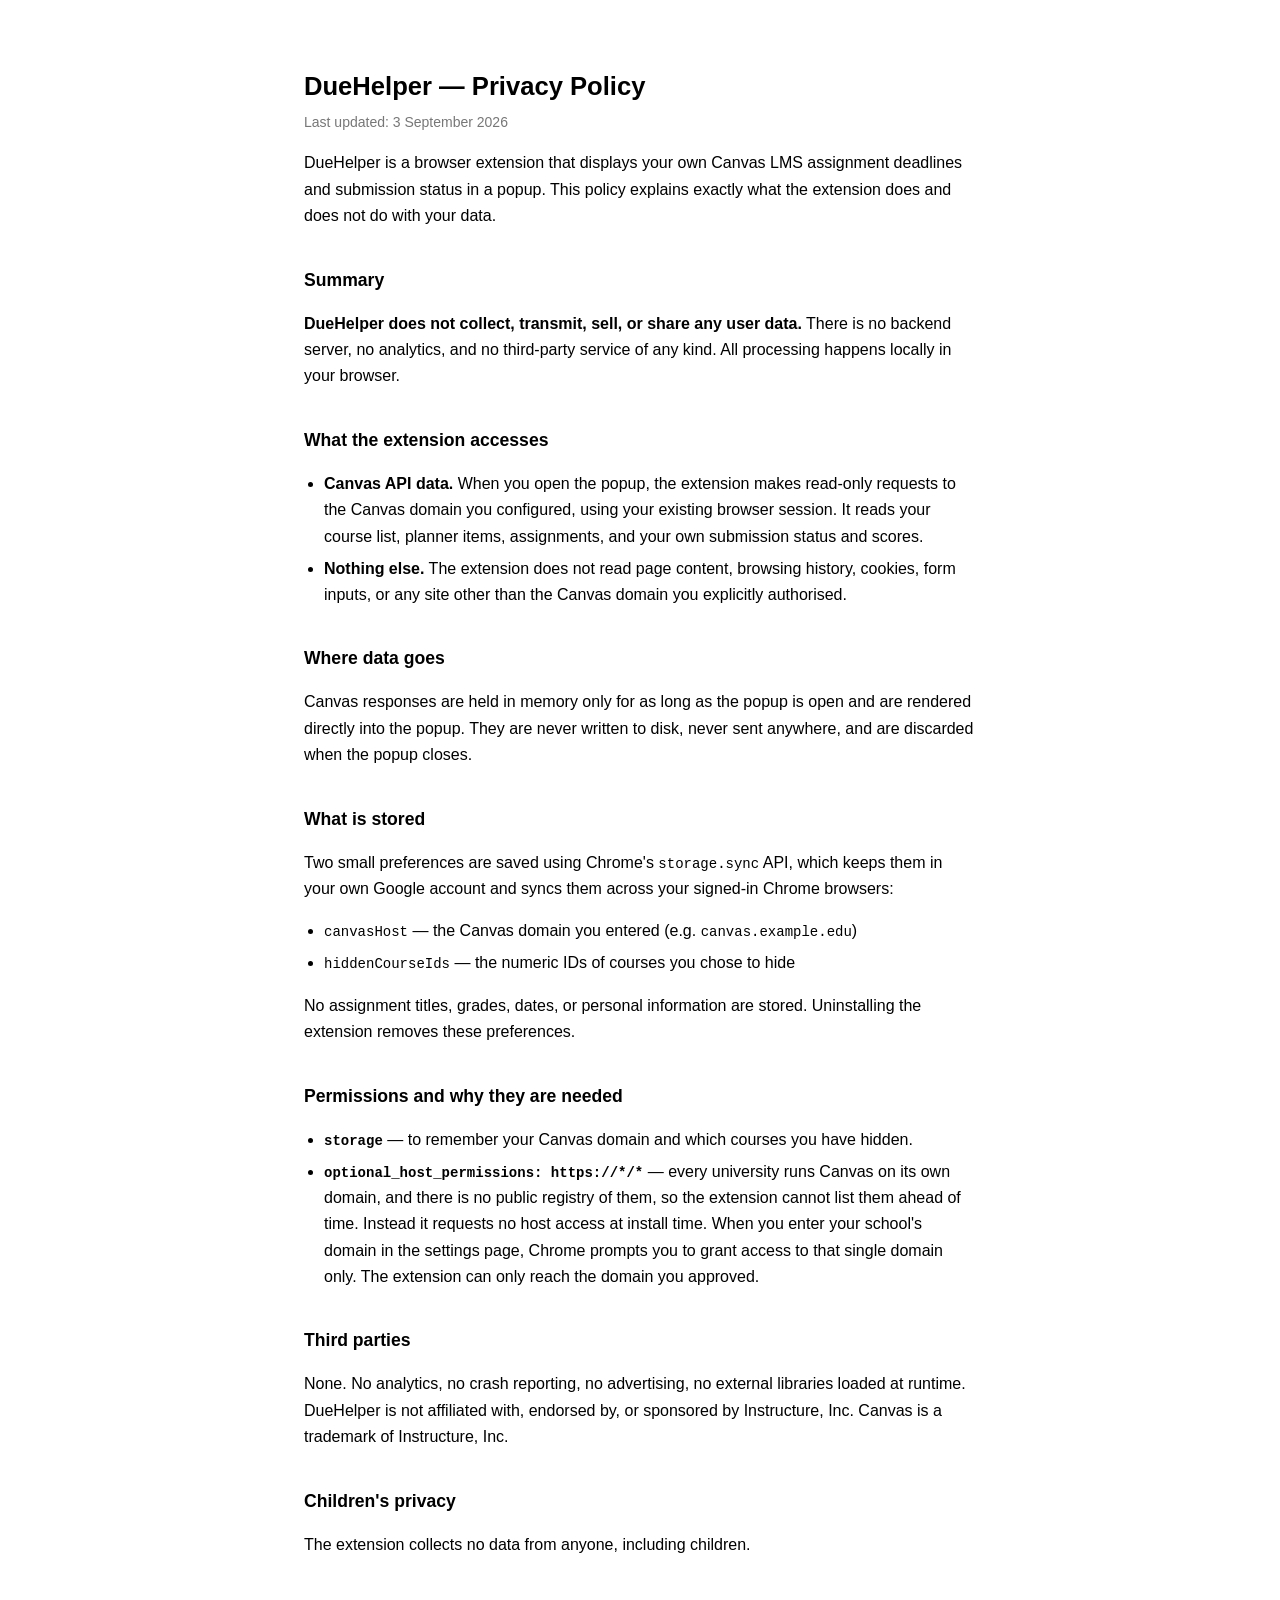
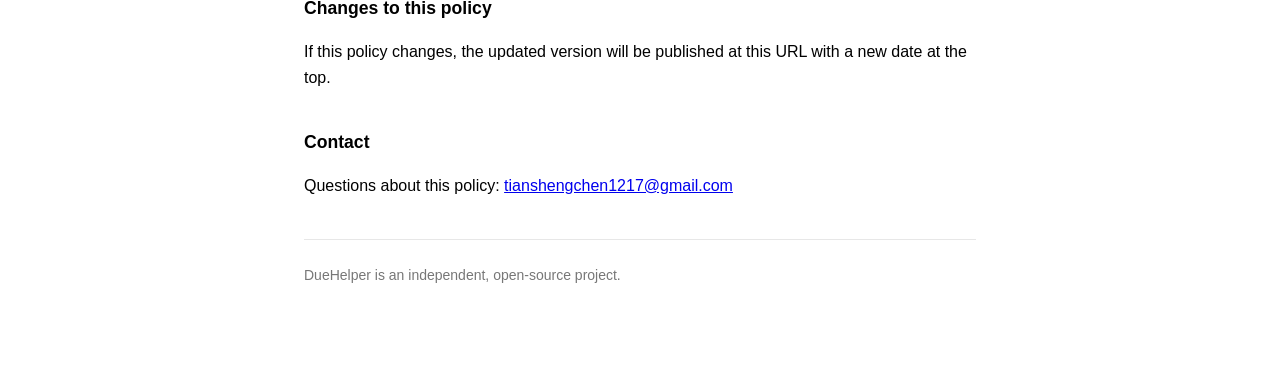
<file: index.html>
<!doctype html>
<html lang="en">
<head>
<meta charset="utf-8">
<meta name="viewport" content="width=device-width, initial-scale=1">
<title>DueHelper — Privacy Policy</title>
<style>
  :root { color-scheme: light dark; }
  body {
    max-width: 42rem;
    margin: 0 auto;
    padding: 3rem 1.25rem 5rem;
    font: 16px/1.65 -apple-system, BlinkMacSystemFont, "Segoe UI", Roboto, sans-serif;
  }
  h1 { font-size: 1.6rem; margin-bottom: .25rem; }
  h2 { font-size: 1.1rem; margin-top: 2.25rem; }
  .updated { color: #777; font-size: .875rem; margin-top: 0; }
  code { font-family: ui-monospace, Menlo, monospace; font-size: .875em; }
  ul { padding-left: 1.25rem; }
  li { margin: .35rem 0; }
  hr { border: none; border-top: 1px solid #8883; margin: 2.5rem 0 1.5rem; }
  footer { color: #777; font-size: .875rem; }
</style>
</head>
<body>

<h1>DueHelper — Privacy Policy</h1>
<p class="updated">Last updated: 3 September 2026</p>

<p>
  DueHelper is a browser extension that displays your own Canvas LMS assignment
  deadlines and submission status in a popup. This policy explains exactly what
  the extension does and does not do with your data.
</p>

<h2>Summary</h2>
<p>
  <strong>DueHelper does not collect, transmit, sell, or share any user data.</strong>
  There is no backend server, no analytics, and no third-party service of any kind.
  All processing happens locally in your browser.
</p>

<h2>What the extension accesses</h2>
<ul>
  <li>
    <strong>Canvas API data.</strong> When you open the popup, the extension makes
    read-only requests to the Canvas domain you configured, using your existing
    browser session. It reads your course list, planner items, assignments, and
    your own submission status and scores.
  </li>
  <li>
    <strong>Nothing else.</strong> The extension does not read page content, browsing
    history, cookies, form inputs, or any site other than the Canvas domain you
    explicitly authorised.
  </li>
</ul>

<h2>Where data goes</h2>
<p>
  Canvas responses are held in memory only for as long as the popup is open and are
  rendered directly into the popup. They are never written to disk, never sent
  anywhere, and are discarded when the popup closes.
</p>

<h2>What is stored</h2>
<p>
  Two small preferences are saved using Chrome's <code>storage.sync</code> API, which
  keeps them in your own Google account and syncs them across your signed-in Chrome
  browsers:
</p>
<ul>
  <li><code>canvasHost</code> — the Canvas domain you entered (e.g. <code>canvas.example.edu</code>)</li>
  <li><code>hiddenCourseIds</code> — the numeric IDs of courses you chose to hide</li>
</ul>
<p>
  No assignment titles, grades, dates, or personal information are stored. Uninstalling
  the extension removes these preferences.
</p>

<h2>Permissions and why they are needed</h2>
<ul>
  <li>
    <strong><code>storage</code></strong> — to remember your Canvas domain and which
    courses you have hidden.
  </li>
  <li>
    <strong><code>optional_host_permissions: https://*/*</code></strong> — every
    university runs Canvas on its own domain, and there is no public registry of them,
    so the extension cannot list them ahead of time. Instead it requests no host access
    at install time. When you enter your school's domain in the settings page, Chrome
    prompts you to grant access to that single domain only. The extension can only reach
    the domain you approved.
  </li>
</ul>

<h2>Third parties</h2>
<p>
  None. No analytics, no crash reporting, no advertising, no external libraries loaded
  at runtime. DueHelper is not affiliated with, endorsed by, or sponsored by Instructure,
  Inc. Canvas is a trademark of Instructure, Inc.
</p>

<h2>Children's privacy</h2>
<p>
  The extension collects no data from anyone, including children.
</p>

<h2>Changes to this policy</h2>
<p>
  If this policy changes, the updated version will be published at this URL with a new
  date at the top.
</p>

<h2>Contact</h2>
<p>
  Questions about this policy: <a href="mailto:tianshengchen1217@gmail.com">tianshengchen1217@gmail.com</a>
</p>

<hr>
<footer>DueHelper is an independent, open-source project.</footer>

</body>
</html>
</file>
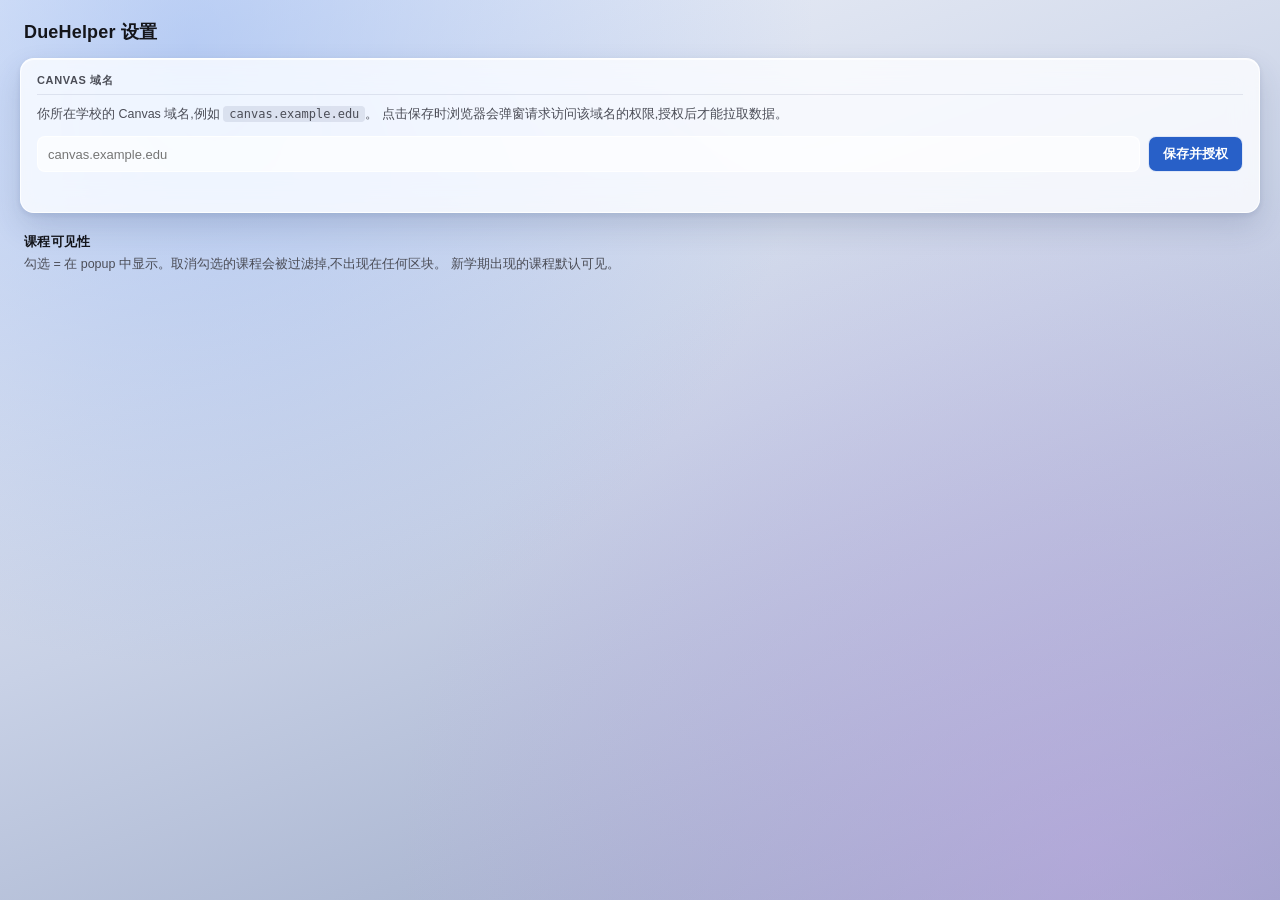
<file: options.html>
<!doctype html>
<html lang="zh-CN">
<head>
  <meta charset="utf-8">
  <title>DueHelper — 设置</title>
  <link rel="stylesheet" href="options.css">
</head>
<body>
  <main>
    <h1>DueHelper 设置</h1>

    <section class="settings-section">
      <h2 class="section-title">Canvas 域名</h2>
      <p class="hint">
        你所在学校的 Canvas 域名,例如 <code>canvas.example.edu</code>。
        点击保存时浏览器会弹窗请求访问该域名的权限,授权后才能拉取数据。
      </p>
      <div class="host-form">
        <input id="host-input" type="text" placeholder="canvas.example.edu"
               autocomplete="off" spellcheck="false" autocapitalize="off">
        <button id="save-host" type="button">保存并授权</button>
      </div>
      <div id="host-status"></div>
    </section>

    <h2 class="page-heading">课程可见性</h2>
    <p class="hint page-hint">
      勾选 = 在 popup 中显示。取消勾选的课程会被过滤掉,不出现在任何区块。
      新学期出现的课程默认可见。
    </p>
    <div id="courses-status"></div>
    <div id="list"></div>
  </main>
  <script src="options.js"></script>
</body>
</html>
</file>
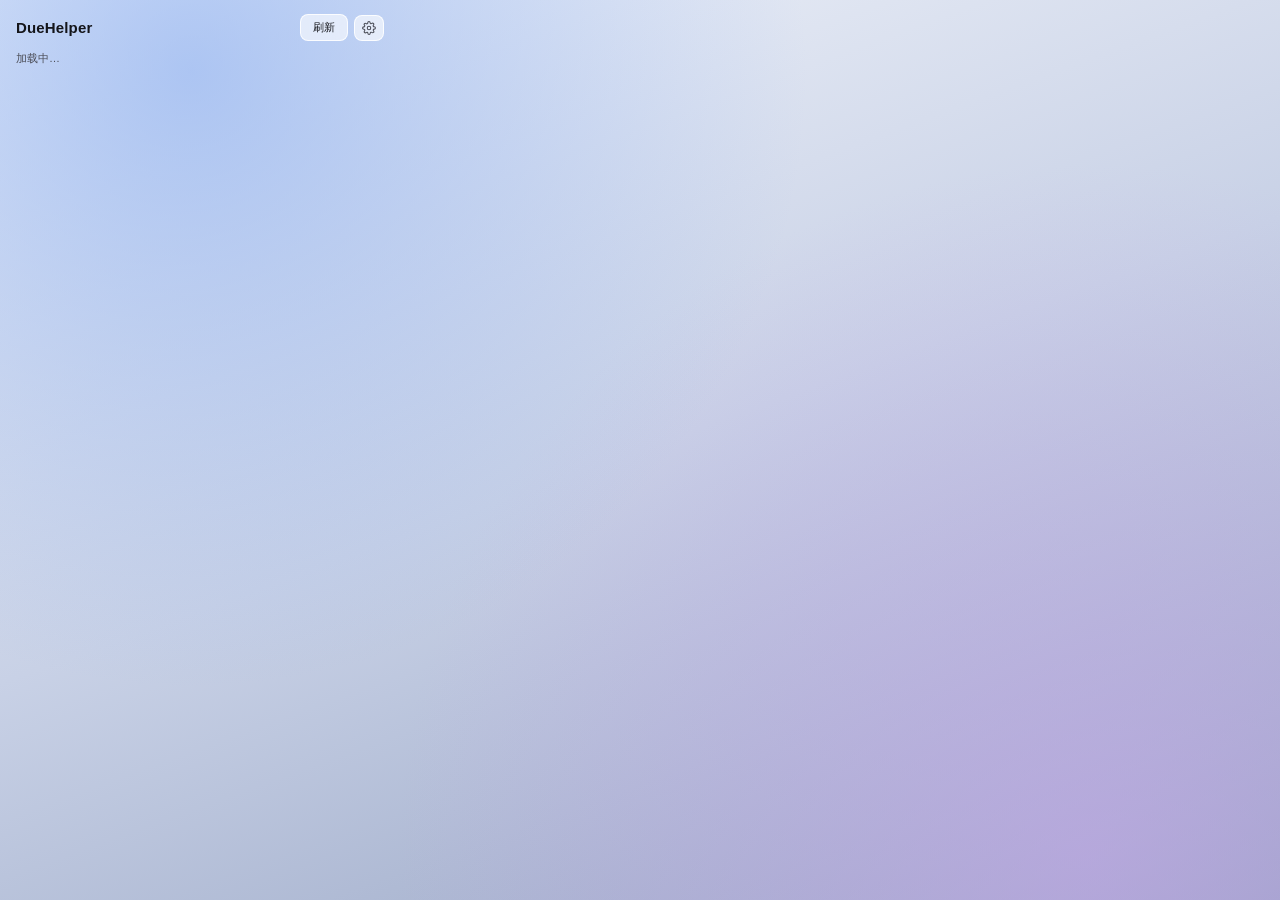
<file: popup.html>
<!doctype html>
<html lang="zh-CN">
<head>
  <meta charset="utf-8">
  <link rel="stylesheet" href="popup.css">
</head>
<body>
  <header>
    <h1>DueHelper</h1>
    <div class="actions">
      <button id="refresh" type="button">刷新</button>
      <button id="settings" type="button" class="icon-btn" title="设置" aria-label="设置">
        <svg viewBox="0 0 24 24" width="14" height="14" fill="none" stroke="currentColor" stroke-width="1.8" stroke-linecap="round" stroke-linejoin="round" aria-hidden="true">
          <circle cx="12" cy="12" r="3"/>
          <path d="M19.4 15a1.65 1.65 0 0 0 .33 1.82l.06.06a2 2 0 1 1-2.83 2.83l-.06-.06a1.65 1.65 0 0 0-1.82-.33 1.65 1.65 0 0 0-1 1.51V21a2 2 0 1 1-4 0v-.09a1.65 1.65 0 0 0-1-1.51 1.65 1.65 0 0 0-1.82.33l-.06.06a2 2 0 1 1-2.83-2.83l.06-.06a1.65 1.65 0 0 0 .33-1.82 1.65 1.65 0 0 0-1.51-1H3a2 2 0 1 1 0-4h.09a1.65 1.65 0 0 0 1.51-1 1.65 1.65 0 0 0-.33-1.82l-.06-.06a2 2 0 1 1 2.83-2.83l.06.06a1.65 1.65 0 0 0 1.82.33h0a1.65 1.65 0 0 0 1-1.51V3a2 2 0 1 1 4 0v.09a1.65 1.65 0 0 0 1 1.51h0a1.65 1.65 0 0 0 1.82-.33l.06-.06a2 2 0 1 1 2.83 2.83l-.06.06a1.65 1.65 0 0 0-.33 1.82v0a1.65 1.65 0 0 0 1.51 1H21a2 2 0 1 1 0 4h-.09a1.65 1.65 0 0 0-1.51 1z"/>
        </svg>
      </button>
    </div>
  </header>
  <div id="status"></div>
  <div id="content"></div>
  <script src="popup.js"></script>
</body>
</html>
</file>
<file: options.css>
:root {
  color-scheme: dark light;
  font-family: -apple-system, BlinkMacSystemFont, "Segoe UI", Roboto, sans-serif;
  font-size: 14px;

  --fg: #f0f0f4;
  --fg-dim: #b5b5c2;
  --fg-dimmer: #7e7e8c;

  --bg-solid: #0e0a1f;
  --bg-glow-1: rgba(120, 80, 200, 0.28);
  --bg-glow-2: rgba(50, 100, 200, 0.22);
  --bg-linear: linear-gradient(160deg, #1a1533 0%, #0e0a1f 55%, #050307 100%);

  --card-bg: rgba(28, 26, 46, 0.60);
  --card-border: rgba(255, 255, 255, 0.12);
  --card-highlight: rgba(255, 255, 255, 0.10);
  --card-shadow:
    0 14px 32px rgba(0, 0, 0, 0.35),
    0 2px 6px rgba(0, 0, 0, 0.25);

  --row-hover: rgba(255, 255, 255, 0.05);
  --border-soft: rgba(255, 255, 255, 0.08);

  --accent: #7fbfff;
  --error: #ff8080;
  --ok: #7bd88f;

  --input-bg: rgba(255, 255, 255, 0.06);
  --input-bg-focus: rgba(255, 255, 255, 0.10);
  --code-bg: rgba(255, 255, 255, 0.08);
}

@media (prefers-color-scheme: light) {
  :root {
    --fg: #14151a;
    --fg-dim: #4b4d57;
    --fg-dimmer: #7a7d88;

    --bg-solid: #b8c3db;
    --bg-glow-1: rgba(140, 175, 240, 0.55);
    --bg-glow-2: rgba(200, 165, 235, 0.45);
    --bg-linear: linear-gradient(160deg, #f2f5fb 0%, #c8d1e6 50%, #97a4c3 100%);

    --card-bg: rgba(255, 255, 255, 0.78);
    --card-border: rgba(255, 255, 255, 0.85);
    --card-highlight: rgba(255, 255, 255, 0.75);
    --card-shadow:
      0 14px 30px rgba(40, 55, 100, 0.16),
      0 2px 6px rgba(40, 55, 100, 0.10);

    --row-hover: rgba(255, 255, 255, 0.55);
    --border-soft: rgba(40, 55, 100, 0.10);

    --accent: #2860c8;
    --error: #c00;
    --ok: #1e7a34;

    --input-bg: rgba(255, 255, 255, 0.65);
    --input-bg-focus: rgba(255, 255, 255, 0.90);
    --code-bg: rgba(40, 55, 100, 0.10);
  }
}

* { box-sizing: border-box; }

body {
  margin: 0;
  min-height: 100vh;
  padding: 20px;
  color: var(--fg);
  background-color: var(--bg-solid);
  background-image:
    radial-gradient(circle at 15% 5%,  var(--bg-glow-1), transparent 45%),
    radial-gradient(circle at 85% 95%, var(--bg-glow-2), transparent 50%),
    var(--bg-linear);
  background-attachment: fixed;
  -webkit-font-smoothing: antialiased;
  -moz-osx-font-smoothing: grayscale;
  font-variant-numeric: tabular-nums;
}

main {
  max-width: 100%;
  margin: 0 auto;
}

h1 {
  margin: 0 0 14px;
  padding: 0 4px;
  font-size: 18px;
  font-weight: 600;
  letter-spacing: 0.01em;
}

.hint {
  margin: 0;
  color: var(--fg-dim);
  font-size: 12.5px;
  line-height: 1.55;
}

.page-heading {
  margin: 20px 4px 4px;
  font-size: 13px;
  font-weight: 600;
  letter-spacing: 0.02em;
  color: var(--fg);
}

.page-hint { padding: 0 4px 10px; }

#courses-status,
#host-status {
  font-size: 12px;
  min-height: 16px;
}

#courses-status {
  color: var(--fg-dim);
  padding: 8px 4px 12px;
}

#courses-status.error { color: var(--error); }

#host-status {
  margin-top: 10px;
}
#host-status.error { color: var(--error); }
#host-status.ok    { color: var(--ok); }

/* 卡片:host 设置块 + 每个 term-group */
.settings-section,
.term-group {
  margin-bottom: 14px;
  padding: 14px 16px;
  border-radius: 14px;
  background: var(--card-bg);
  backdrop-filter: blur(14px) saturate(140%);
  -webkit-backdrop-filter: blur(14px) saturate(140%);
  border: 1px solid var(--card-border);
  box-shadow: var(--card-shadow), inset 0 1px 0 var(--card-highlight);
}

.section-title,
.term-title {
  margin: 0 0 10px;
  padding-bottom: 6px;
  font-size: 11px;
  font-weight: 600;
  letter-spacing: 0.06em;
  text-transform: uppercase;
  color: var(--fg-dim);
  border-bottom: 1px solid var(--border-soft);
}

.host-form {
  display: flex;
  gap: 8px;
  align-items: stretch;
  margin-top: 12px;
}

.host-form input {
  flex: 1;
  min-width: 0;
  padding: 8px 10px;
  border-radius: 8px;
  border: 1px solid var(--card-border);
  background: var(--input-bg);
  color: var(--fg);
  font-size: 13px;
  font-family: inherit;
  outline: none;
  transition: border-color 0.15s ease, background 0.15s ease;
}
.host-form input:focus {
  border-color: var(--accent);
  background: var(--input-bg-focus);
}

.host-form button {
  padding: 8px 14px;
  border-radius: 8px;
  border: 1px solid var(--card-border);
  background: var(--accent);
  color: #fff;
  font-size: 13px;
  font-family: inherit;
  font-weight: 600;
  cursor: pointer;
  white-space: nowrap;
  transition: opacity 0.15s ease, transform 0.08s ease;
}
.host-form button:hover  { opacity: 0.88; }
.host-form button:active { transform: scale(0.98); }
.host-form button:disabled {
  opacity: 0.5;
  cursor: not-allowed;
  transform: none;
}

code {
  font-family: ui-monospace, "SF Mono", Menlo, monospace;
  font-size: 12px;
  padding: 1px 6px;
  border-radius: 4px;
  background: var(--code-bg);
}

.course-row {
  display: grid;
  grid-template-columns: 20px 96px 1fr;
  gap: 12px;
  align-items: center;
  padding: 7px 8px;
  margin: 0 -8px;
  border-radius: 8px;
  cursor: pointer;
  transition: background 0.12s ease;
}

.course-row:hover { background: var(--row-hover); }

.course-row input[type="checkbox"] {
  width: 16px;
  height: 16px;
  margin: 0;
  accent-color: var(--accent);
  cursor: pointer;
}

.code {
  font-size: 12px;
  font-weight: 600;
  color: var(--fg-dim);
  letter-spacing: 0.02em;
  overflow: hidden;
  text-overflow: ellipsis;
  white-space: nowrap;
}

.name { font-size: 13.5px; }
</file>
<file: popup.css>
:root {
  color-scheme: dark light;
  font-family: -apple-system, BlinkMacSystemFont, "Segoe UI", Roboto, sans-serif;
  font-size: 13px;

  /* ---- Dark(默认) ---- */
  --fg: #f0f0f4;
  --fg-dim: #b5b5c2;
  --fg-dimmer: #7e7e8c;

  --bg-solid: #0e0a1f;
  --bg-glow-1: rgba(120, 80, 200, 0.30);
  --bg-glow-2: rgba(50, 100, 200, 0.25);
  --bg-linear: linear-gradient(160deg, #1a1533 0%, #0e0a1f 55%, #050307 100%);

  --card-bg: rgba(28, 26, 46, 0.58);
  --card-border: rgba(255, 255, 255, 0.12);
  --card-highlight: rgba(255, 255, 255, 0.10);
  --card-shadow:
    0 14px 32px rgba(0, 0, 0, 0.45),
    0 2px 6px rgba(0, 0, 0, 0.35);

  --row-hover: rgba(255, 255, 255, 0.06);
  --row-accent: rgba(255, 255, 255, 0.45);
  --border-soft: rgba(255, 255, 255, 0.08);

  --btn-bg: rgba(255, 255, 255, 0.08);
  --btn-bg-hover: rgba(255, 255, 255, 0.16);

  --urgency-urgent: #ff6b6b;
  --urgency-warn:   #ffb457;
  --urgency-calm:   var(--fg-dim);

  --flag-review-bg: #d4881f;
  --flag-late-bg:   #d05252;
  --error:          #ff8080;

  --scrollbar-thumb:       rgba(255, 255, 255, 0.10);
  --scrollbar-thumb-hover: rgba(255, 255, 255, 0.28);
}

@media (prefers-color-scheme: light) {
  :root {
    --fg: #14151a;
    --fg-dim: #4b4d57;
    --fg-dimmer: #7a7d88;

    /* 加强层次:更深的对角渐变 + 更饱和的辉光,卡片不再"发灰" */
    --bg-solid: #b8c3db;
    --bg-glow-1: rgba(140, 175, 240, 0.65);
    --bg-glow-2: rgba(200, 165, 235, 0.55);
    --bg-linear: linear-gradient(160deg, #f2f5fb 0%, #c8d1e6 50%, #97a4c3 100%);

    --card-bg: rgba(255, 255, 255, 0.72);
    --card-border: rgba(255, 255, 255, 0.85);
    --card-highlight: rgba(255, 255, 255, 0.75);
    --card-shadow:
      0 14px 30px rgba(40, 55, 100, 0.18),
      0 2px 6px rgba(40, 55, 100, 0.10);

    --row-hover: rgba(255, 255, 255, 0.55);
    --row-accent: rgba(20, 30, 60, 0.35);
    --border-soft: rgba(40, 55, 100, 0.10);

    --btn-bg: rgba(255, 255, 255, 0.60);
    --btn-bg-hover: rgba(255, 255, 255, 0.90);

    --urgency-urgent: #d02323;
    --urgency-warn:   #b56a00;
    --urgency-calm:   var(--fg-dim);

    --flag-review-bg: #b56a00;
    --flag-late-bg:   #a33;
    --error:          #c00;

    --scrollbar-thumb:       rgba(20, 30, 60, 0.15);
    --scrollbar-thumb-hover: rgba(20, 30, 60, 0.38);
  }
}

* { box-sizing: border-box; }

body {
  width: 400px;
  max-height: 560px;
  overflow-x: hidden;
  overflow-y: auto;
  margin: 0;
  padding: 14px 14px 18px;
  color: var(--fg);
  background-color: var(--bg-solid);
  background-image:
    radial-gradient(circle at 15% 8%,  var(--bg-glow-1), transparent 45%),
    radial-gradient(circle at 85% 95%, var(--bg-glow-2), transparent 50%),
    var(--bg-linear);
  background-attachment: fixed;
  -webkit-font-smoothing: antialiased;
  -moz-osx-font-smoothing: grayscale;
  font-variant-numeric: tabular-nums;
}

/* 窄滚动条,默认极淡,hover 时清晰 */
body::-webkit-scrollbar { width: 6px; }
body::-webkit-scrollbar-track { background: transparent; }
body::-webkit-scrollbar-thumb {
  background: var(--scrollbar-thumb);
  border-radius: 3px;
}
body::-webkit-scrollbar-thumb:hover {
  background: var(--scrollbar-thumb-hover);
}

header {
  display: flex;
  align-items: center;
  justify-content: space-between;
  margin-bottom: 10px;
  padding: 0 2px;
}

h1 {
  font-size: 15px;
  margin: 0;
  color: var(--fg);
  font-weight: 600;
  letter-spacing: 0.01em;
}

.actions {
  display: flex;
  gap: 6px;
  align-items: center;
}

button {
  font-size: 11px;
  padding: 5px 12px;
  background: var(--btn-bg);
  border: 1px solid var(--card-border);
  color: var(--fg);
  border-radius: 8px;
  cursor: pointer;
  backdrop-filter: blur(8px);
  -webkit-backdrop-filter: blur(8px);
  transition: background 0.15s ease;
}
button:hover { background: var(--btn-bg-hover); }

.icon-btn {
  padding: 5px 7px;
  display: inline-flex;
  align-items: center;
  justify-content: center;
  color: var(--fg-dim);
}
.icon-btn:hover { color: var(--fg); }
.icon-btn svg { display: block; }

#status {
  color: var(--fg-dim);
  font-size: 11px;
  margin: 0 2px 10px;
  min-height: 14px;
}

/* ---- 卡片 ---- */
.block {
  margin-top: 18px;   /* 一级节奏:区块间 */
  padding: 12px 14px;
  border-radius: 14px;
  background: var(--card-bg);
  backdrop-filter: blur(14px) saturate(140%);
  -webkit-backdrop-filter: blur(14px) saturate(140%);
  border: 1px solid var(--card-border);
  box-shadow: var(--card-shadow), inset 0 1px 0 var(--card-highlight);
}
#content > :first-child { margin-top: 4px; }

/* 一次性入场,总 200ms 内 */
#content > .block { animation: blockIn 80ms ease-out both; }
#content > .block:nth-child(2) { animation-delay: 40ms; }
#content > .block:nth-child(3) { animation-delay: 80ms; }
#content > .block:nth-child(4) { animation-delay: 120ms; }

@keyframes blockIn {
  from { opacity: 0; transform: translateY(3px); }
  to   { opacity: 1; transform: translateY(0); }
}

@media (prefers-reduced-motion: reduce) {
  #content > .block { animation: none; }
}

.block-title {
  font-size: 12px;
  font-weight: 600;
  letter-spacing: 0.02em;
  text-transform: none;
  margin: 0 0 8px;
  padding-bottom: 6px;
  border-bottom: 1px solid var(--border-soft);
  color: var(--fg);
  list-style: none;
}

details.block > summary.block-title { cursor: pointer; user-select: none; }
details.block:not([open]) > summary.block-title {
  border-bottom: none;
  padding-bottom: 0;
  margin-bottom: 0;
}
details.block > summary.block-title::before {
  content: "▸";
  display: inline-block;
  width: 14px;
  font-size: 10px;
  color: var(--fg-dim);
}
details.block[open] > summary.block-title::before { content: "▾"; }
details.block > summary.block-title::-webkit-details-marker { display: none; }

/* 二级节奏:日期组间 / 课程组间 */
.day-label {
  font-size: 11px;
  font-weight: 600;
  letter-spacing: 0.02em;
  margin: 10px 0 4px;
  padding-left: 2px;
  color: var(--fg-dim);
}

.course-header {
  font-size: 12px;
  font-weight: 600;
  margin: 10px 0 4px;
  padding-bottom: 3px;
  border-bottom: 1px dashed var(--border-soft);
  color: var(--fg);
}
.course-header:first-of-type { margin-top: 2px; }
.course-header .totals {
  color: var(--fg-dim);
  font-weight: 400;
  font-size: 11px;
}

/* 三级节奏:行内 */
.row,
.pending-row,
.undated-row,
.graded-row {
  display: grid;
  gap: 6px;
  padding: 3px 6px;
  margin: 0 -6px;
  align-items: baseline;
  font-size: 12px;
  border-radius: 6px;
  transition: background 0.12s ease, box-shadow 0.12s ease;
}

.row          { grid-template-columns: 76px 72px 1fr; }
.pending-row  { grid-template-columns: 88px 72px 1fr; }
.undated-row  { grid-template-columns: 72px 1fr; }
.graded-row   { grid-template-columns: 70px 48px 1fr; padding: 2px 6px; }

.row:hover,
.pending-row:hover,
.undated-row:hover,
.graded-row:hover {
  background: var(--row-hover);
  box-shadow: inset 2px 0 0 var(--row-accent);
}

/* ---- deadline 时间列 ---- */
.deadline-cell {
  display: flex;
  align-items: baseline;
  gap: 4px;
  overflow: hidden;
}
.rel-time {
  font-weight: 600;
  font-variant-numeric: tabular-nums;
  letter-spacing: 0.01em;
}
.urgency-urgent { color: var(--urgency-urgent); }
.urgency-warn   { color: var(--urgency-warn); }
.urgency-calm   { color: var(--urgency-calm); }
.clock {
  font-size: 10.5px;
  color: var(--fg-dimmer);
  font-variant-numeric: tabular-nums;
}

.date {
  color: var(--fg-dim);
  font-variant-numeric: tabular-nums;
  font-size: 11px;
}

.course {
  color: var(--fg-dim);
  font-size: 11.5px;
  letter-spacing: 0.01em;
  overflow: hidden;
  text-overflow: ellipsis;
  white-space: nowrap;
}

.score {
  text-align: right;
  font-variant-numeric: tabular-nums;
}

.pct {
  color: var(--fg-dim);
  font-variant-numeric: tabular-nums;
  font-size: 11px;
}

.title-cell {
  display: flex;
  gap: 4px;
  align-items: baseline;
  flex-wrap: wrap;
}

.title { color: inherit; text-decoration: none; }
a.title:hover { text-decoration: underline; }

.flag {
  font-size: 10px;
  padding: 1px 6px;
  border-radius: 4px;
  color: #fff;
  white-space: nowrap;
  line-height: 1.4;
  font-weight: 600;
  letter-spacing: 0.02em;
  box-shadow: 0 1px 2px rgba(0, 0, 0, 0.25);
}
.flag-review { background: var(--flag-review-bg); }
.flag-late   { background: var(--flag-late-bg); }

.empty {
  color: var(--fg-dimmer);
  font-size: 12px;
  padding: 4px 2px;
  font-style: italic;
}

.onboarding {
  text-align: center;
  padding: 22px 16px;
}
.onboarding p {
  margin: 0 0 14px;
  color: var(--fg-dim);
  font-size: 12.5px;
  line-height: 1.6;
}

.error {
  color: var(--error);
  font-size: 12px;
  white-space: pre-wrap;
}
</file>
